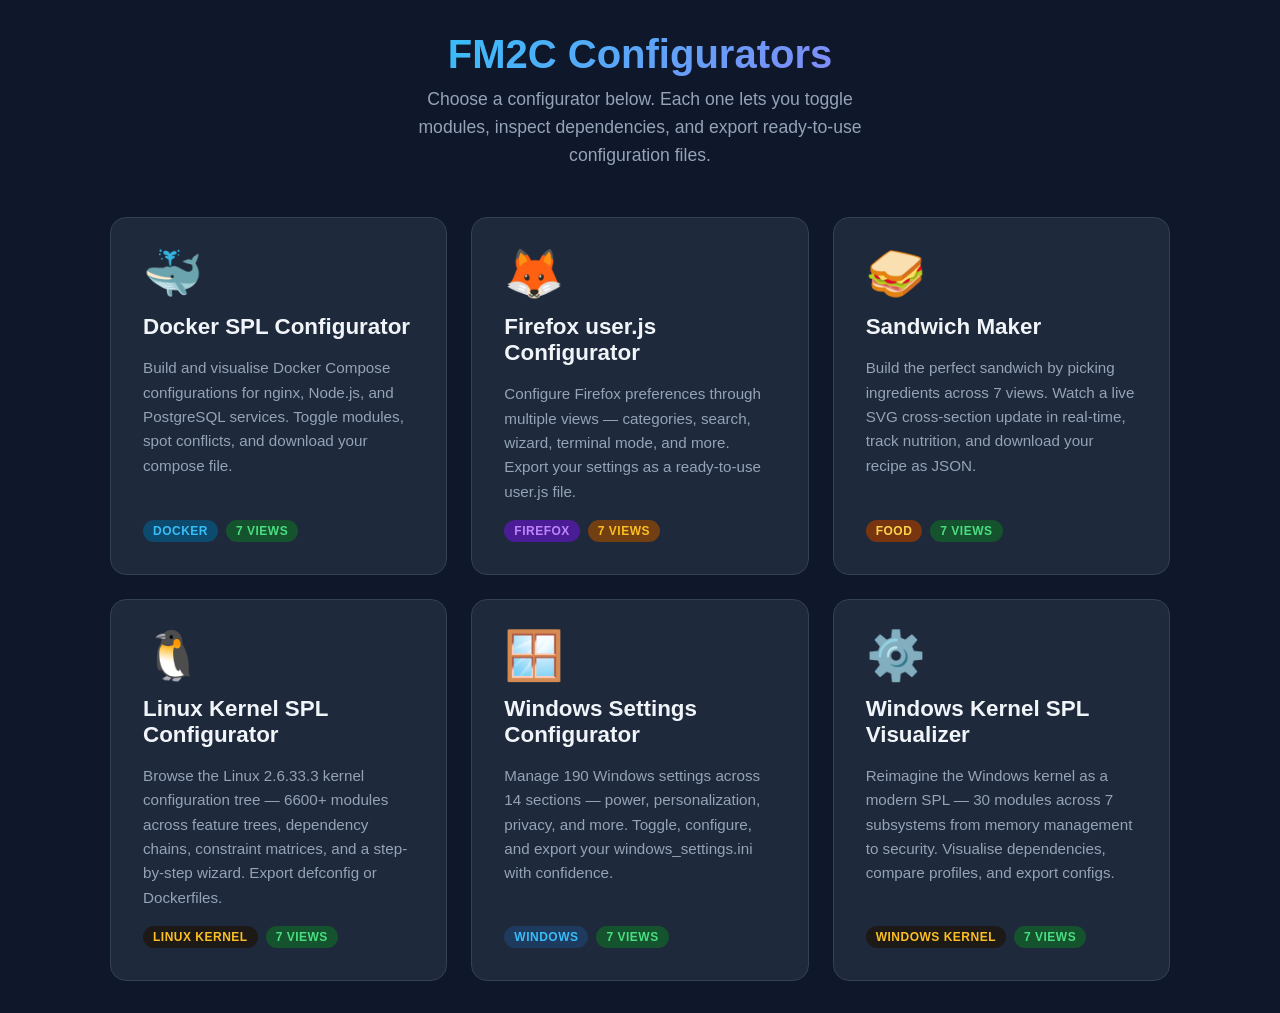
<file: index.html>
<!doctype html>
<html lang="en">
  <head>
    <meta charset="UTF-8" />
    <meta name="viewport" content="width=device-width, initial-scale=1.0" />
    <title>FM2C Configurators</title>
    <style>
      * { margin: 0; padding: 0; box-sizing: border-box; }

      body {
        font-family: -apple-system, BlinkMacSystemFont, 'Segoe UI', Roboto, sans-serif;
        background: #0f172a;
        color: #e2e8f0;
        min-height: 100vh;
        display: flex;
        flex-direction: column;
        align-items: center;
        justify-content: center;
        padding: 2rem;
      }

      h1 {
        font-size: 2.5rem;
        font-weight: 700;
        margin-bottom: 0.5rem;
        background: linear-gradient(135deg, #38bdf8, #818cf8);
        -webkit-background-clip: text;
        -webkit-text-fill-color: transparent;
        text-align: center;
      }

      .subtitle {
        color: #94a3b8;
        font-size: 1.1rem;
        margin-bottom: 3rem;
        text-align: center;
        max-width: 480px;
        line-height: 1.6;
      }

      .cards {
        display: grid;
        grid-template-columns: repeat(auto-fit, minmax(280px, 1fr));
        gap: 1.5rem;
        max-width: 1060px;
        width: 100%;
      }

      .card {
        background: #1e293b;
        border: 1px solid #334155;
        border-radius: 16px;
        padding: 2rem;
        text-decoration: none;
        color: inherit;
        transition: transform 0.2s, border-color 0.2s, box-shadow 0.2s;
        display: flex;
        flex-direction: column;
        gap: 1rem;
      }

      .card:hover {
        transform: translateY(-4px);
        border-color: #818cf8;
        box-shadow: 0 8px 32px rgba(129, 140, 248, 0.15);
      }

      .card-icon {
        font-size: 3rem;
        line-height: 1;
      }

      .card-title {
        font-size: 1.4rem;
        font-weight: 700;
        color: #f1f5f9;
      }

      .card-desc {
        font-size: 0.95rem;
        color: #94a3b8;
        line-height: 1.6;
      }

      .card-tags {
        display: flex;
        gap: 0.5rem;
        flex-wrap: wrap;
        margin-top: auto;
      }

      .tag {
        font-size: 0.75rem;
        padding: 4px 10px;
        border-radius: 999px;
        font-weight: 600;
        text-transform: uppercase;
        letter-spacing: 0.5px;
      }

      .tag.docker { background: #0c4a6e; color: #38bdf8; }
      .tag.firefox { background: #4a1d96; color: #c084fc; }
      .tag.sandwich { background: #78350f; color: #fcd34d; }
      .tag.kernel { background: #1c1917; color: #fbbf24; }
      .tag.windows { background: #1e3a5f; color: #38bdf8; }
      .tag.views { background: #14532d; color: #4ade80; }
      .tag.settings { background: #713f12; color: #fbbf24; }
    </style>
  </head>
  <body>
    <h1>FM2C Configurators</h1>
    <p class="subtitle">Choose a configurator below. Each one lets you toggle modules, inspect dependencies, and export ready-to-use configuration files.</p>

    <div class="cards">
      <a class="card" href="./docker/">
        <span class="card-icon">🐳</span>
        <span class="card-title">Docker SPL Configurator</span>
        <span class="card-desc">Build and visualise Docker Compose configurations for nginx, Node.js, and PostgreSQL services. Toggle modules, spot conflicts, and download your compose file.</span>
        <div class="card-tags">
          <span class="tag docker">Docker</span>
          <span class="tag views">7 Views</span>
        </div>
      </a>

      <a class="card" href="./firefox/">
        <span class="card-icon">🦊</span>
        <span class="card-title">Firefox user.js Configurator</span>
        <span class="card-desc">Configure Firefox preferences through multiple views — categories, search, wizard, terminal mode, and more. Export your settings as a ready-to-use user.js file.</span>
        <div class="card-tags">
          <span class="tag firefox">Firefox</span>
          <span class="tag settings">7 Views</span>
        </div>
      </a>

      <a class="card" href="./sandwich/">
        <span class="card-icon">🥪</span>
        <span class="card-title">Sandwich Maker</span>
        <span class="card-desc">Build the perfect sandwich by picking ingredients across 7 views. Watch a live SVG cross-section update in real-time, track nutrition, and download your recipe as JSON.</span>
        <div class="card-tags">
          <span class="tag sandwich">Food</span>
          <span class="tag views">7 Views</span>
        </div>
      </a>

      <a class="card" href="./linux-kernel/">
        <span class="card-icon">🐧</span>
        <span class="card-title">Linux Kernel SPL Configurator</span>
        <span class="card-desc">Browse the Linux 2.6.33.3 kernel configuration tree — 6600+ modules across feature trees, dependency chains, constraint matrices, and a step-by-step wizard. Export defconfig or Dockerfiles.</span>
        <div class="card-tags">
          <span class="tag kernel">Linux Kernel</span>
          <span class="tag views">7 Views</span>
        </div>
      </a>

      <a class="card" href="./windows-settings/">
        <span class="card-icon">🪟</span>
        <span class="card-title">Windows Settings Configurator</span>
        <span class="card-desc">Manage 190 Windows settings across 14 sections — power, personalization, privacy, and more. Toggle, configure, and export your windows_settings.ini with confidence.</span>
        <div class="card-tags">
          <span class="tag windows">Windows</span>
          <span class="tag views">7 Views</span>
        </div>
      </a>

      <a class="card" href="./windows-kernel/">
        <span class="card-icon">⚙️</span>
        <span class="card-title">Windows Kernel SPL Visualizer</span>
        <span class="card-desc">Reimagine the Windows kernel as a modern SPL — 30 modules across 7 subsystems from memory management to security. Visualise dependencies, compare profiles, and export configs.</span>
        <div class="card-tags">
          <span class="tag kernel">Windows Kernel</span>
          <span class="tag views">7 Views</span>
        </div>
      </a>
    </div>
  </body>
</html>
</file>
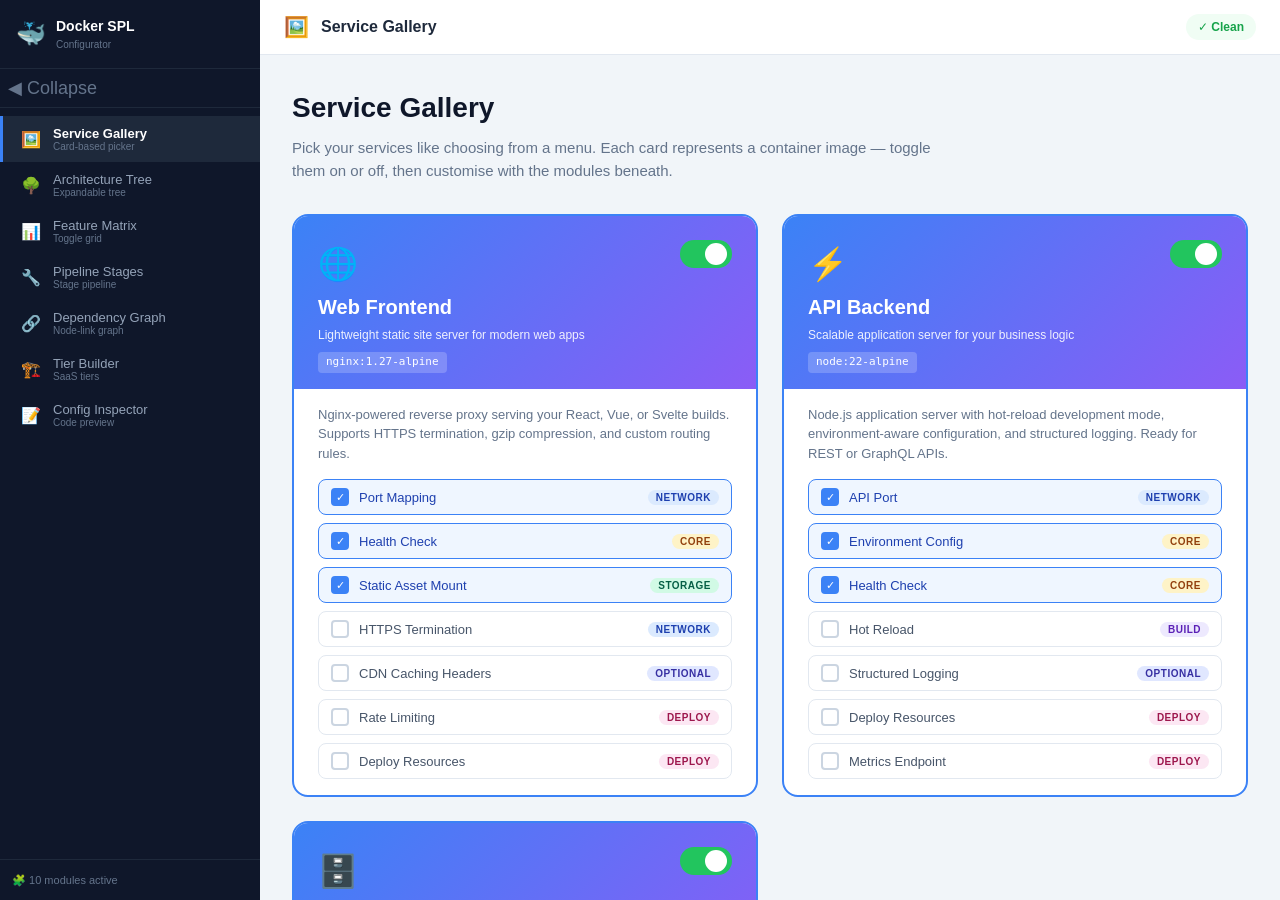
<file: docker/index.html>
<!doctype html>
<html lang="en">
  <head>
    <meta charset="UTF-8" />
    <link rel="icon" type="image/svg+xml" href="/docker/favicon.svg" />
    <meta name="viewport" content="width=device-width, initial-scale=1.0" />
    <title>Docker SPL Configurator</title>
    <script type="module" crossorigin src="/docker/assets/index-CQ7gnSyr.js"></script>
    <link rel="stylesheet" crossorigin href="/docker/assets/index-CWozCZ8o.css">
  </head>
  <body>
    <div id="root"></div>
  </body>
</html>
</file>
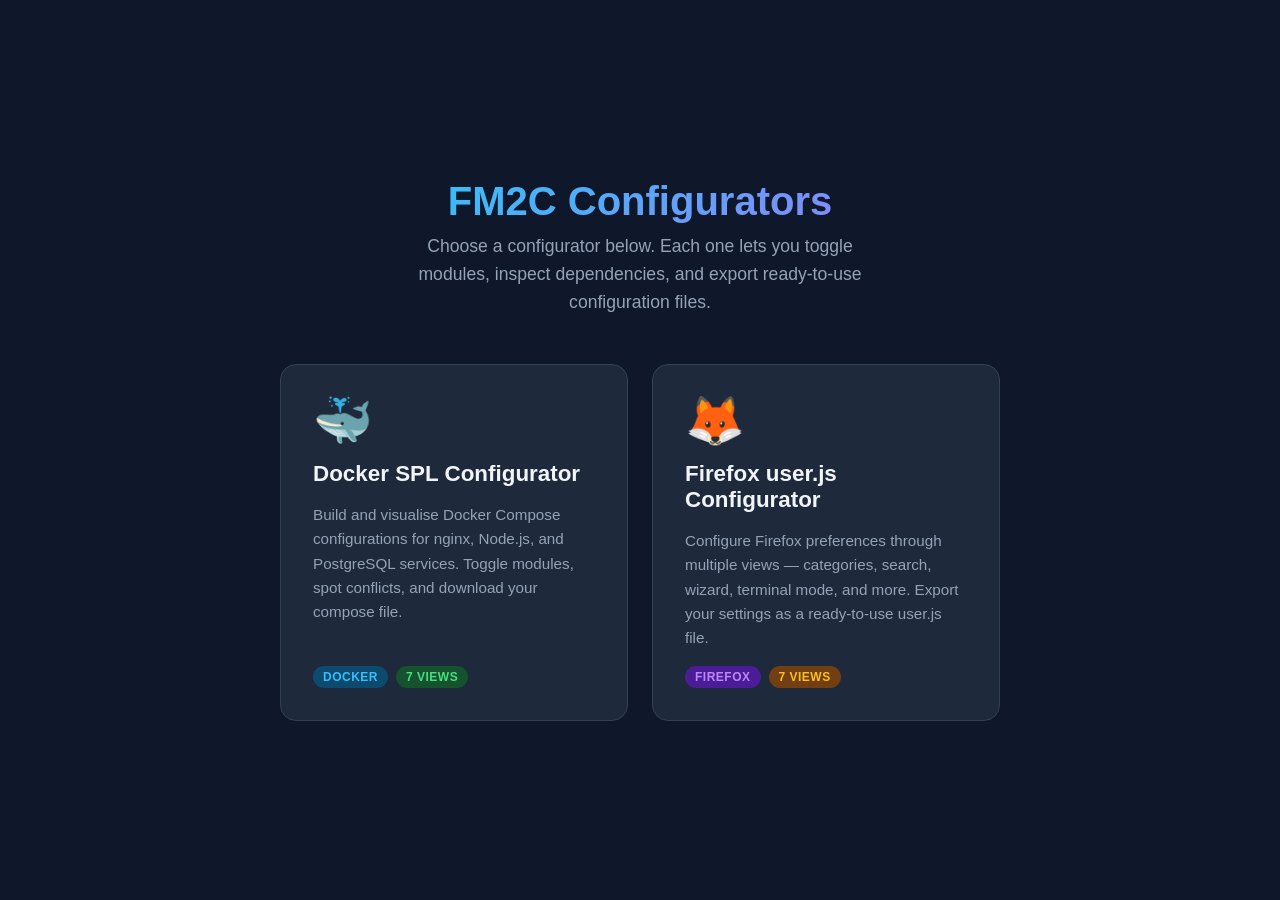
<file: docs/index.html>
<!doctype html>
<html lang="en">
  <head>
    <meta charset="UTF-8" />
    <meta name="viewport" content="width=device-width, initial-scale=1.0" />
    <title>FM2C Configurators</title>
    <style>
      * { margin: 0; padding: 0; box-sizing: border-box; }

      body {
        font-family: -apple-system, BlinkMacSystemFont, 'Segoe UI', Roboto, sans-serif;
        background: #0f172a;
        color: #e2e8f0;
        min-height: 100vh;
        display: flex;
        flex-direction: column;
        align-items: center;
        justify-content: center;
        padding: 2rem;
      }

      h1 {
        font-size: 2.5rem;
        font-weight: 700;
        margin-bottom: 0.5rem;
        background: linear-gradient(135deg, #38bdf8, #818cf8);
        -webkit-background-clip: text;
        -webkit-text-fill-color: transparent;
        text-align: center;
      }

      .subtitle {
        color: #94a3b8;
        font-size: 1.1rem;
        margin-bottom: 3rem;
        text-align: center;
        max-width: 480px;
        line-height: 1.6;
      }

      .cards {
        display: grid;
        grid-template-columns: repeat(auto-fit, minmax(280px, 1fr));
        gap: 1.5rem;
        max-width: 720px;
        width: 100%;
      }

      .card {
        background: #1e293b;
        border: 1px solid #334155;
        border-radius: 16px;
        padding: 2rem;
        text-decoration: none;
        color: inherit;
        transition: transform 0.2s, border-color 0.2s, box-shadow 0.2s;
        display: flex;
        flex-direction: column;
        gap: 1rem;
      }

      .card:hover {
        transform: translateY(-4px);
        border-color: #818cf8;
        box-shadow: 0 8px 32px rgba(129, 140, 248, 0.15);
      }

      .card-icon {
        font-size: 3rem;
        line-height: 1;
      }

      .card-title {
        font-size: 1.4rem;
        font-weight: 700;
        color: #f1f5f9;
      }

      .card-desc {
        font-size: 0.95rem;
        color: #94a3b8;
        line-height: 1.6;
      }

      .card-tags {
        display: flex;
        gap: 0.5rem;
        flex-wrap: wrap;
        margin-top: auto;
      }

      .tag {
        font-size: 0.75rem;
        padding: 4px 10px;
        border-radius: 999px;
        font-weight: 600;
        text-transform: uppercase;
        letter-spacing: 0.5px;
      }

      .tag.docker { background: #0c4a6e; color: #38bdf8; }
      .tag.firefox { background: #4a1d96; color: #c084fc; }
      .tag.views { background: #14532d; color: #4ade80; }
      .tag.settings { background: #713f12; color: #fbbf24; }
    </style>
  </head>
  <body>
    <h1>FM2C Configurators</h1>
    <p class="subtitle">Choose a configurator below. Each one lets you toggle modules, inspect dependencies, and export ready-to-use configuration files.</p>

    <div class="cards">
      <a class="card" href="/docker/">
        <span class="card-icon">🐳</span>
        <span class="card-title">Docker SPL Configurator</span>
        <span class="card-desc">Build and visualise Docker Compose configurations for nginx, Node.js, and PostgreSQL services. Toggle modules, spot conflicts, and download your compose file.</span>
        <div class="card-tags">
          <span class="tag docker">Docker</span>
          <span class="tag views">7 Views</span>
        </div>
      </a>

      <a class="card" href="/firefox/">
        <span class="card-icon">🦊</span>
        <span class="card-title">Firefox user.js Configurator</span>
        <span class="card-desc">Configure Firefox preferences through multiple views — categories, search, wizard, terminal mode, and more. Export your settings as a ready-to-use user.js file.</span>
        <div class="card-tags">
          <span class="tag firefox">Firefox</span>
          <span class="tag settings">7 Views</span>
        </div>
      </a>
    </div>
  </body>
</html>
</file>
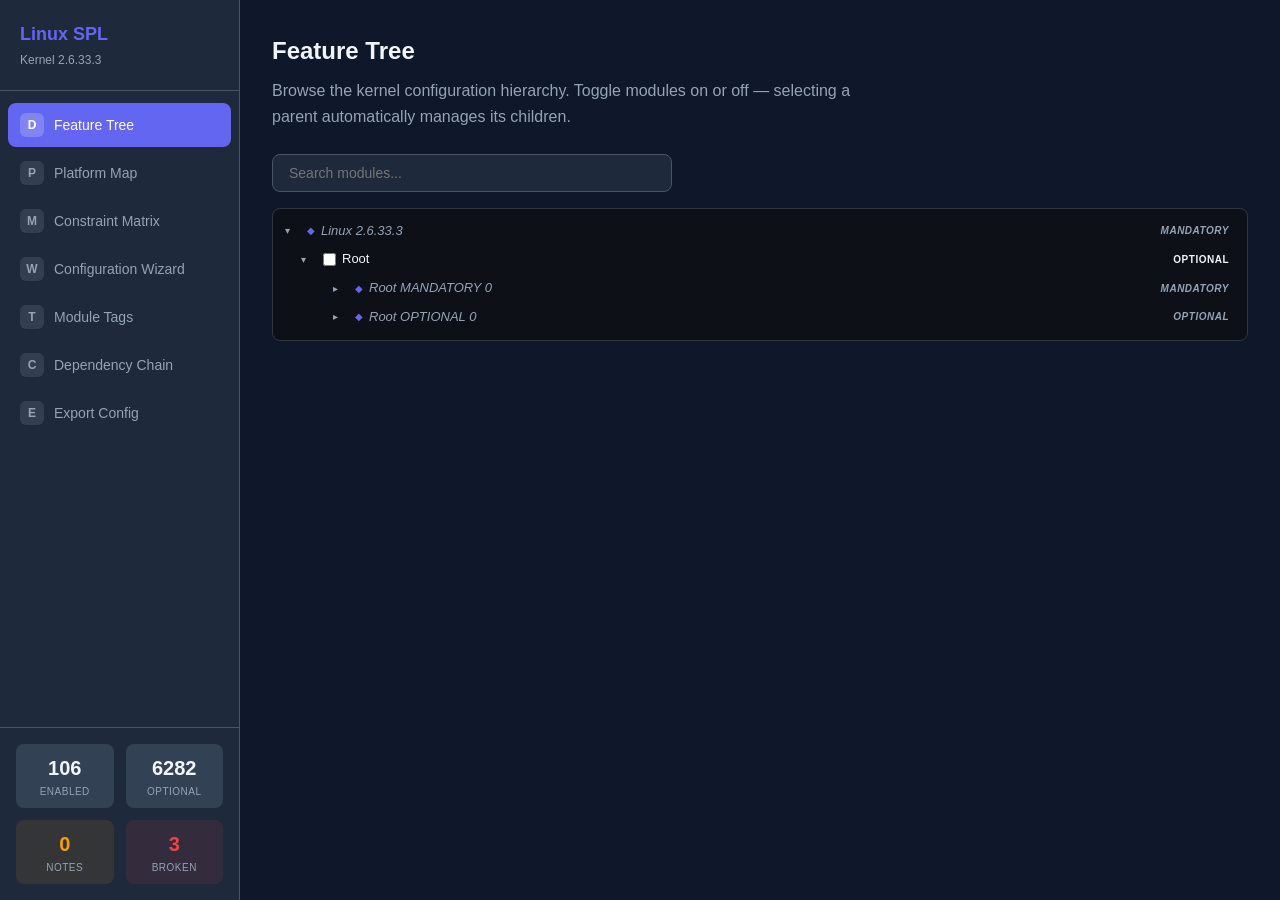
<file: linux-kernel/index.html>
<!doctype html>
<html lang="en">
  <head>
    <meta charset="UTF-8" />
    <link rel="icon" type="image/svg+xml" href="./favicon.svg" />
    <meta name="viewport" content="width=device-width, initial-scale=1.0" />
    <title>spl-visualizer</title>
    <script type="module" crossorigin src="./assets/index-B9pjSXh8.js"></script>
    <link rel="stylesheet" crossorigin href="./assets/index-Btx-gGAx.css">
  </head>
  <body>
    <div id="root"></div>
  </body>
</html>
</file>
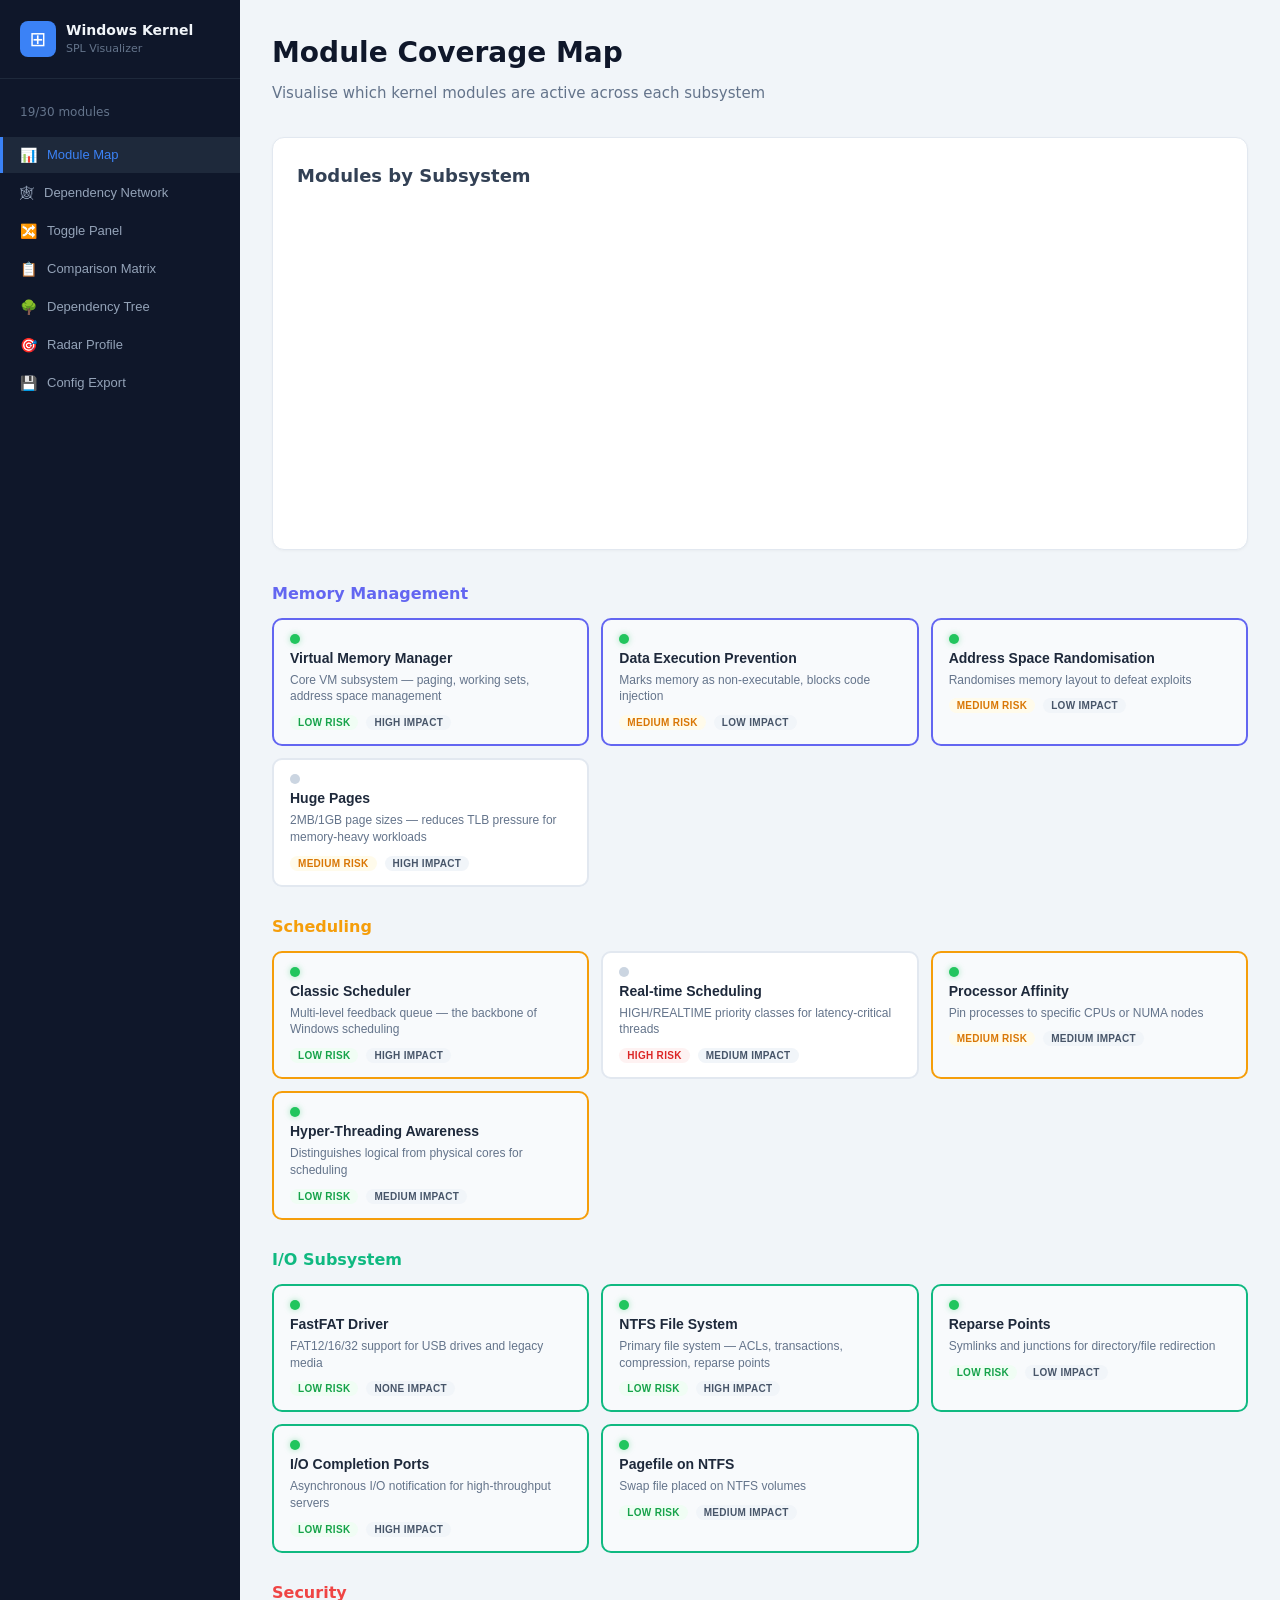
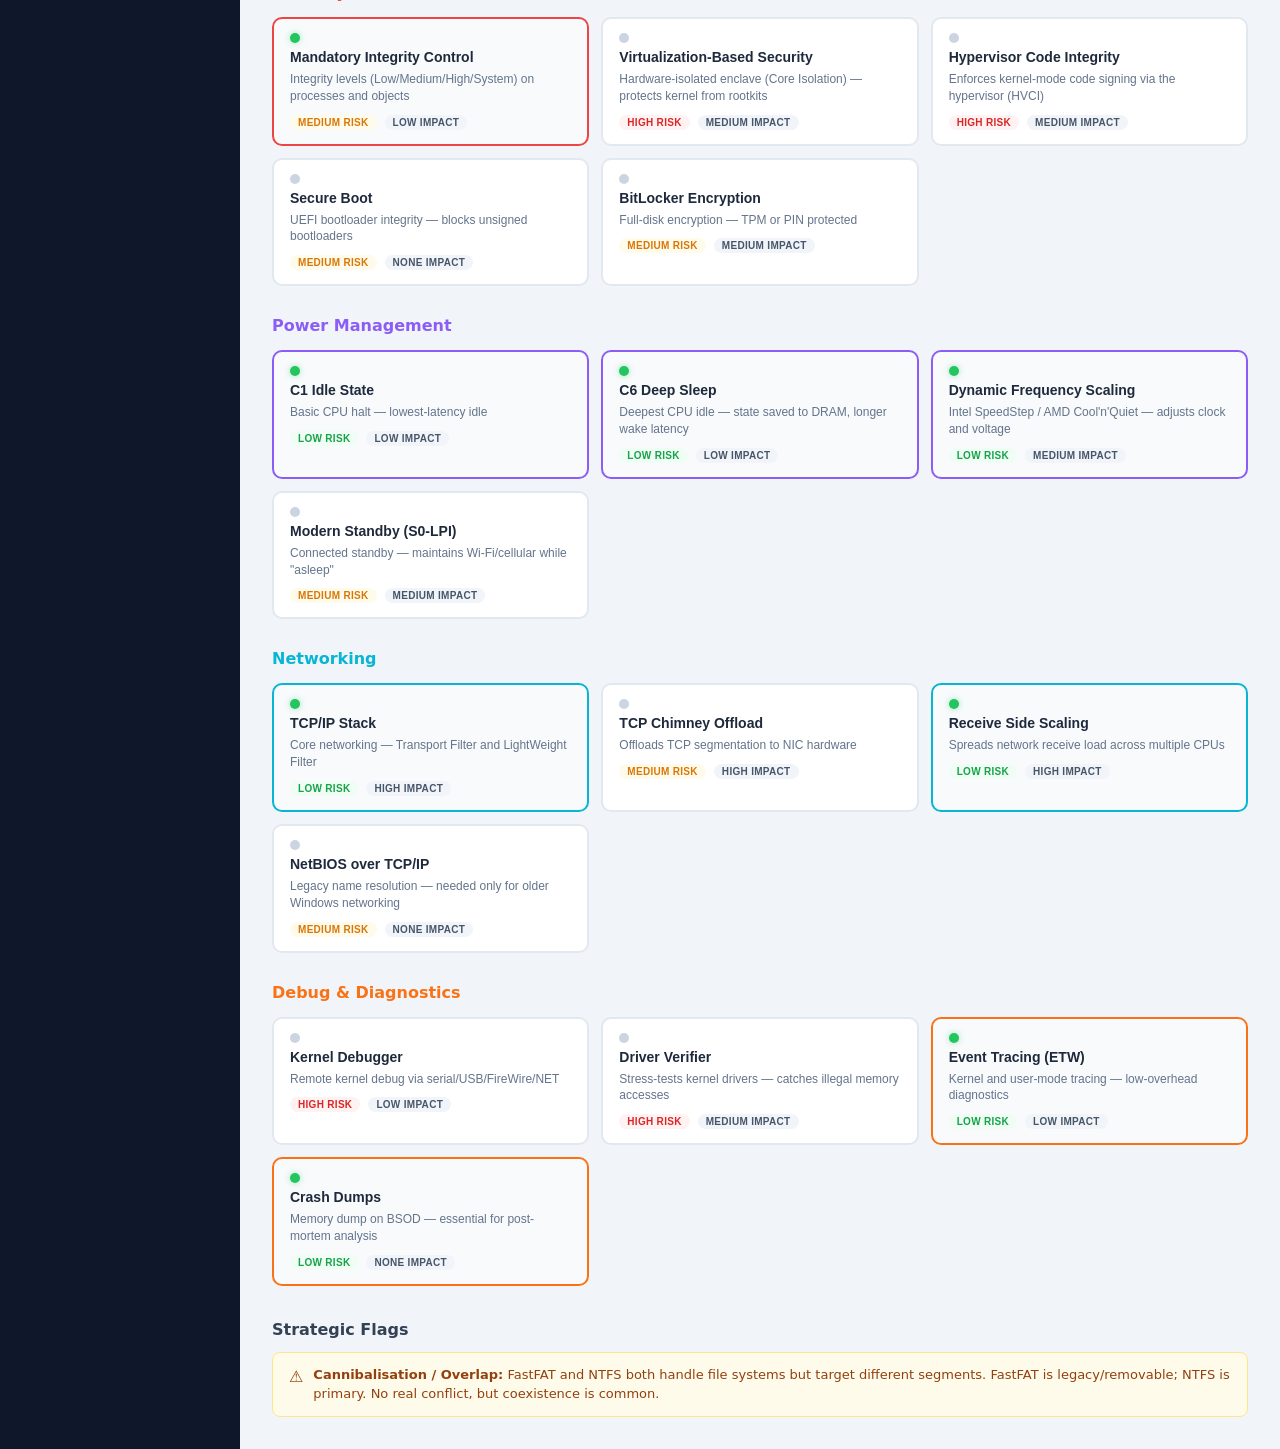
<file: windows-kernel/index.html>
<!doctype html>
<html lang="en">
  <head>
    <meta charset="UTF-8" />
    <link rel="icon" type="image/svg+xml" href="./favicon.svg" />
    <meta name="viewport" content="width=device-width, initial-scale=1.0" />
    <title>microsoft-windows</title>
    <script type="module" crossorigin src="./assets/index-CBHdt7ya.js"></script>
    <link rel="stylesheet" crossorigin href="./assets/index-C172gaU5.css">
  </head>
  <body>
    <div id="root"></div>
  </body>
</html>
</file>
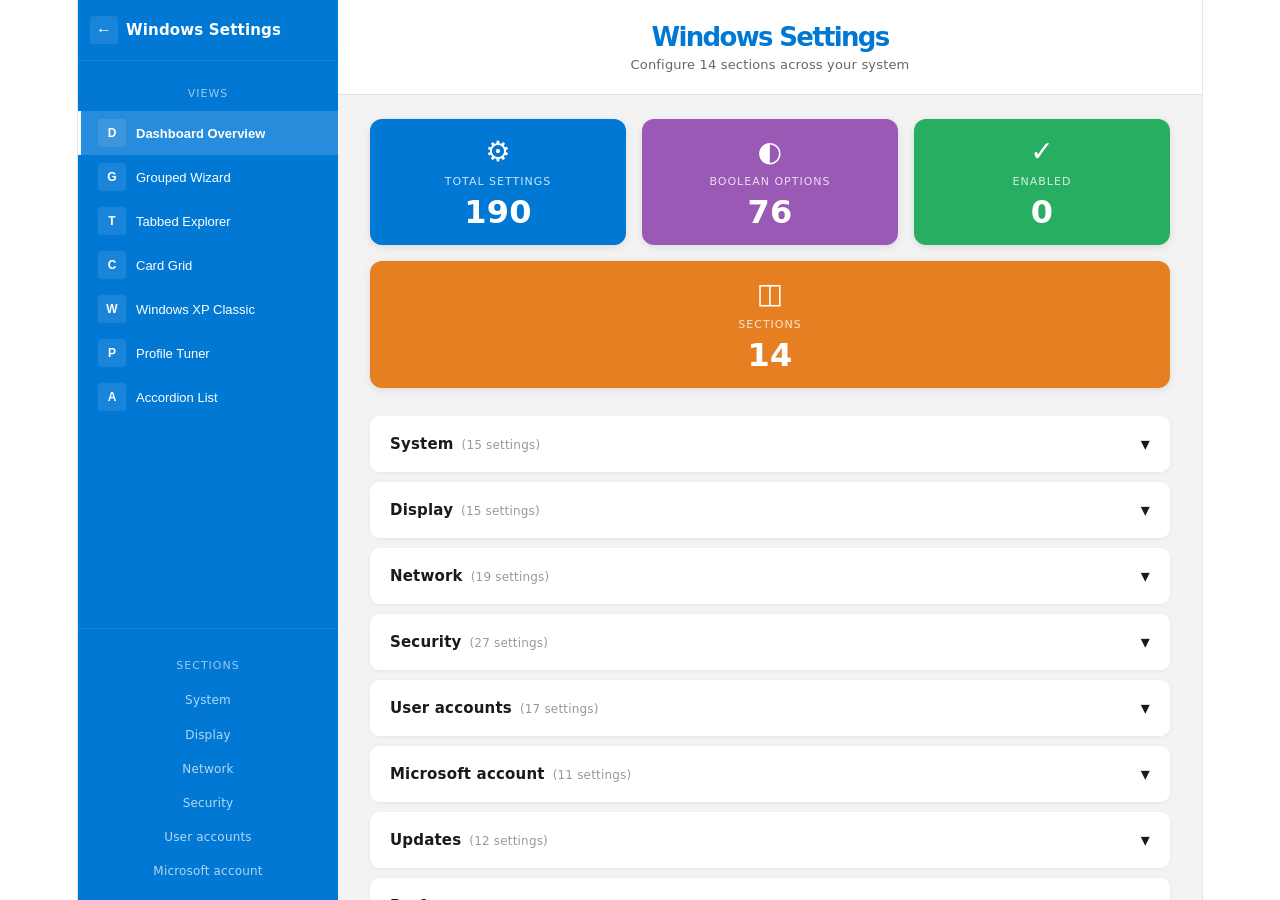
<file: windows-settings/index.html>
<!doctype html>
<html lang="en">
  <head>
    <meta charset="UTF-8" />
    <link rel="icon" type="image/svg+xml" href="./favicon.svg" />
    <meta name="viewport" content="width=device-width, initial-scale=1.0" />
    <title>windows-settings</title>
    <script type="module" crossorigin src="./assets/index-Py-0eLoU.js"></script>
    <link rel="stylesheet" crossorigin href="./assets/index-Di-CM9y3.css">
  </head>
  <body>
    <div id="root"></div>
  </body>
</html>
</file>
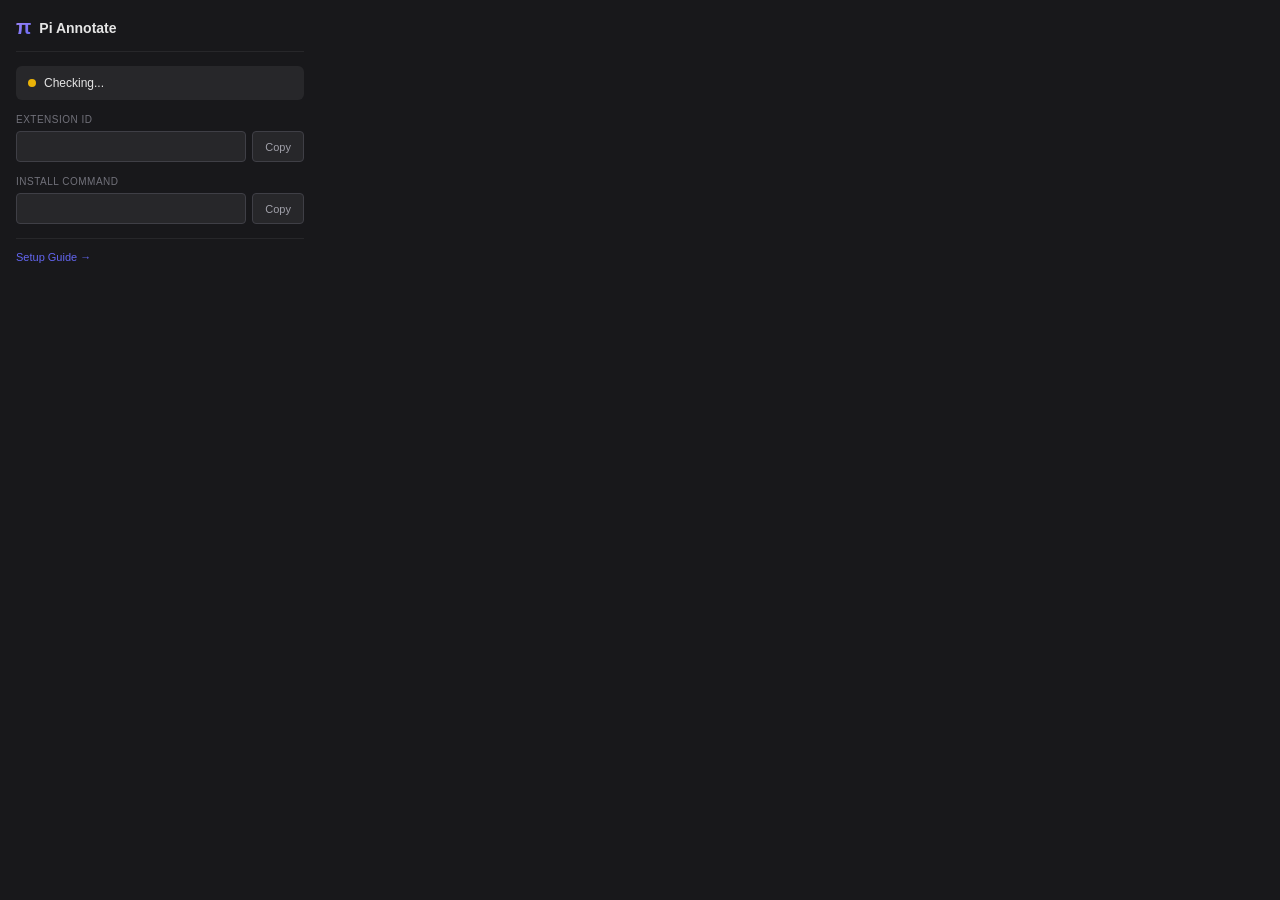
<file: agent/extensions/pi-annotate/chrome-extension/popup.html>
<!DOCTYPE html>
<html>
<head>
  <meta charset="UTF-8">
  <style>
    * { box-sizing: border-box; margin: 0; padding: 0; }
    body {
      width: 320px;
      font-family: -apple-system, BlinkMacSystemFont, "Segoe UI", Roboto, sans-serif;
      background: #18181b;
      color: #e5e5e5;
      padding: 16px;
    }
    .header {
      display: flex;
      align-items: center;
      gap: 8px;
      margin-bottom: 14px;
      padding-bottom: 12px;
      border-bottom: 1px solid #27272a;
    }
    .logo {
      font-size: 20px;
      font-weight: 700;
      background: linear-gradient(135deg, #a78bfa 0%, #6366f1 100%);
      -webkit-background-clip: text;
      -webkit-text-fill-color: transparent;
    }
    .title { font-size: 14px; font-weight: 600; }
    
    /* Status bar */
    .status-bar {
      display: flex;
      align-items: center;
      gap: 8px;
      padding: 10px 12px;
      background: #27272a;
      border-radius: 6px;
      margin-bottom: 14px;
    }
    .status-dot {
      width: 8px;
      height: 8px;
      border-radius: 50%;
      background: #ef4444;
      flex-shrink: 0;
    }
    .status-dot.connected { background: #22c55e; }
    .status-dot.checking { background: #eab308; animation: pulse 1s infinite; }
    .status-dot.trouble { background: #f97316; }
    @keyframes pulse { 50% { opacity: 0.5; } }
    .status-text { font-size: 12px; flex: 1; }
    
    /* Sections */
    .section { margin-bottom: 14px; }
    .label {
      font-size: 10px;
      color: #71717a;
      text-transform: uppercase;
      letter-spacing: 0.5px;
      margin-bottom: 6px;
    }
    .field {
      display: flex;
      gap: 6px;
    }
    .field input {
      flex: 1;
      background: #27272a;
      border: 1px solid #3f3f46;
      border-radius: 4px;
      color: #e5e5e5;
      font-family: ui-monospace, monospace;
      font-size: 11px;
      padding: 8px 10px;
      outline: none;
    }
    .field input:focus { border-color: #6366f1; }
    
    /* Buttons */
    .btn {
      background: #27272a;
      border: 1px solid #3f3f46;
      border-radius: 4px;
      color: #a1a1aa;
      font-size: 11px;
      padding: 8px 12px;
      cursor: pointer;
      transition: all 0.15s;
    }
    .btn:hover { background: #3f3f46; color: #e5e5e5; }
    .btn.copied { background: #22c55e; border-color: #22c55e; color: white; }
    .btn.primary {
      background: #6366f1;
      border-color: #6366f1;
      color: white;
      width: 100%;
      padding: 10px 16px;
      font-size: 13px;
      font-weight: 500;
    }
    .btn.primary:hover { background: #4f46e5; }
    
    /* Ready state */
    .ready-content {
      text-align: center;
      padding: 8px 0;
    }
    .ready-content .check {
      font-size: 32px;
      margin-bottom: 8px;
    }
    .ready-content p {
      font-size: 12px;
      color: #a1a1aa;
      margin-bottom: 14px;
    }
    .shortcut {
      display: inline-block;
      background: #27272a;
      border: 1px solid #3f3f46;
      border-radius: 4px;
      padding: 4px 8px;
      font-family: ui-monospace, monospace;
      font-size: 11px;
      color: #a1a1aa;
    }
    
    /* Trouble state */
    .trouble-box {
      background: #292524;
      border: 1px solid #44403c;
      border-radius: 4px;
      padding: 10px 12px;
      font-size: 11px;
      margin-bottom: 10px;
    }
    .trouble-box .title {
      color: #f97316;
      font-weight: 600;
      margin-bottom: 4px;
    }
    .trouble-box .detail {
      color: #a8a29e;
      font-family: ui-monospace, monospace;
      font-size: 10px;
      word-break: break-all;
    }
    .trouble-tips {
      font-size: 11px;
      color: #71717a;
      line-height: 1.6;
    }
    .trouble-tips li { margin-bottom: 4px; }
    
    /* Footer */
    .footer {
      font-size: 11px;
      color: #52525b;
      padding-top: 12px;
      border-top: 1px solid #27272a;
      margin-top: 4px;
    }
    .footer a {
      color: #6366f1;
      text-decoration: none;
    }
    .footer a:hover { text-decoration: underline; }
    
    .hidden { display: none !important; }
  </style>
</head>
<body>
  <div class="header">
    <span class="logo">π</span>
    <span class="title">Pi Annotate</span>
  </div>

  <div class="status-bar">
    <div class="status-dot checking" id="status-dot"></div>
    <span class="status-text" id="status-text">Checking...</span>
  </div>

  <!-- Ready State -->
  <div id="ready-section" class="hidden">
    <div class="ready-content">
      <div class="check">✓</div>
      <p>Ready to annotate! Use the button below or keyboard shortcut.</p>
      <div style="margin-bottom: 14px;">
        <span class="shortcut" id="shortcut-key"></span>
      </div>
      <button class="btn primary" id="start-btn">Start Annotation</button>
    </div>
  </div>

  <!-- Setup State -->
  <div id="setup-section">
    <div class="section">
      <div class="label">Extension ID</div>
      <div class="field">
        <input type="text" id="ext-id" readonly>
        <button class="btn" id="copy-id">Copy</button>
      </div>
    </div>

    <div class="section">
      <div class="label">Install Command</div>
      <div class="field">
        <input type="text" id="install-cmd" readonly>
        <button class="btn" id="copy-cmd">Copy</button>
      </div>
    </div>
  </div>

  <!-- Trouble State -->
  <div id="trouble-section" class="hidden">
    <div class="trouble-box">
      <div class="title">⚠ Connection Issue</div>
      <div class="detail" id="trouble-detail"></div>
    </div>
    <ul class="trouble-tips">
      <li>Re-run install command with correct ID</li>
      <li id="quit-tip">Fully quit Chrome and reopen</li>
      <li>Check that paths exist in install output</li>
    </ul>
    <div style="margin-top: 10px;">
      <button class="btn" id="retry-btn" style="width: 100%;">Retry Connection</button>
    </div>
  </div>

  <div class="footer">
    <a href="https://github.com/nicobailon/pi-annotate#quick-start" target="_blank">Setup Guide →</a>
  </div>

  <script src="popup.js"></script>
</body>
</html>
</file>
<file: docker/assets/index-CWozCZ8o.css>
:root{color:#1e293b;font-synthesis:none;text-rendering:optimizelegibility;-webkit-font-smoothing:antialiased;-moz-osx-font-smoothing:grayscale;background:#f1f5f9;font-family:Inter,-apple-system,BlinkMacSystemFont,Segoe UI,Roboto,sans-serif;font-weight:400;line-height:1.5}*{box-sizing:border-box;margin:0;padding:0}body{min-height:100vh;margin:0}#root{min-height:100vh}button:hover{opacity:.9}button:active{opacity:.8}input,select{font-family:inherit}pre{font-family:JetBrains Mono,Fira Code,Consolas,monospace}::-webkit-scrollbar{width:8px;height:8px}::-webkit-scrollbar-track{background:#f1f5f9}::-webkit-scrollbar-thumb{background:#cbd5e1;border-radius:4px}::-webkit-scrollbar-thumb:hover{background:#94a3b8}
</file>
<file: linux-kernel/assets/index-Btx-gGAx.css>
:root{color:#f1f5f9;font-synthesis:none;text-rendering:optimizelegibility;-webkit-font-smoothing:antialiased;-moz-osx-font-smoothing:grayscale;background-color:#0f172a;font-family:Inter,-apple-system,BlinkMacSystemFont,Segoe UI,sans-serif;font-weight:400;line-height:1.5}*{box-sizing:border-box;margin:0;padding:0}body{min-width:320px;min-height:100vh;margin:0;overflow:hidden}#root{height:100vh}*,:before,:after{box-sizing:border-box;margin:0;padding:0}:root{--bg:#0f172a;--bg-elevated:#1e293b;--bg-surface:#334155;--text:#f1f5f9;--text-muted:#94a3b8;--accent:#6366f1;--accent-hover:#818cf8;--success:#22c55e;--warning:#f59e0b;--error:#ef4444;--border:#475569;--radius:8px;--sidebar-width:240px}body{background:var(--bg);color:var(--text);font-family:Inter,-apple-system,BlinkMacSystemFont,Segoe UI,sans-serif;line-height:1.6;overflow:hidden}.app{height:100vh;display:flex}.sidebar{width:var(--sidebar-width);background:var(--bg-elevated);border-right:1px solid var(--border);flex-direction:column;flex-shrink:0;display:flex}.sidebar-header{border-bottom:1px solid var(--border);padding:20px}.sidebar-header h1{color:var(--accent);font-size:18px;font-weight:700}.sidebar-subtitle{color:var(--text-muted);margin-top:2px;font-size:12px}.sidebar-nav{flex-direction:column;flex:1;gap:4px;padding:12px 8px;display:flex;overflow-y:auto}.nav-item{border-radius:var(--radius);color:var(--text-muted);cursor:pointer;text-align:left;background:0 0;border:none;align-items:center;gap:10px;padding:10px 12px;font-size:14px;transition:all .15s;display:flex}.nav-item:hover{background:var(--bg-surface);color:var(--text)}.nav-item.active{background:var(--accent);color:#fff}.nav-icon{background:#ffffff1a;border-radius:6px;flex-shrink:0;justify-content:center;align-items:center;width:24px;height:24px;font-size:12px;font-weight:700;display:flex}.nav-item.active .nav-icon{background:#fff3}.sidebar-stats{border-top:1px solid var(--border);grid-template-columns:1fr 1fr;gap:12px;padding:16px;display:grid}.stat{border-radius:var(--radius);background:var(--bg-surface);flex-direction:column;align-items:center;padding:8px;display:flex}.stat.warning{background:#f59e0b1a}.stat.error{background:#ef44441a}.stat-value{font-size:20px;font-weight:700}.stat.warning .stat-value{color:var(--warning)}.stat.error .stat-value{color:var(--error)}.stat-label{color:var(--text-muted);text-transform:uppercase;letter-spacing:.5px;font-size:10px}.main-content{flex:1;padding:32px;overflow-y:auto}.view-header{margin-bottom:24px}.view-header h2{margin-bottom:8px;font-size:24px;font-weight:700}.view-header p{color:var(--text-muted);max-width:600px}.view-feature-tree{--tree-bg:#0d1117;--tree-border:#30363d;--tree-hover:#161b22;--tree-selected:#1f6feb22}.tree-search{margin-bottom:16px}.tree-search input{border:1px solid var(--border);border-radius:var(--radius);background:var(--bg-elevated);width:100%;max-width:400px;color:var(--text);outline:none;padding:10px 16px;font-size:14px}.tree-search input:focus{border-color:var(--accent)}.tree-container{background:var(--tree-bg);border:1px solid var(--tree-border);border-radius:var(--radius);max-height:calc(100vh - 200px);padding:8px 0;overflow-y:auto}.tree-node{font-size:13px}.tree-row{cursor:pointer;align-items:center;gap:6px;min-height:28px;padding:4px 12px;transition:background .1s;display:flex}.tree-row:hover{background:var(--tree-hover)}.tree-row.selected{background:var(--tree-selected)}.tree-row.abstract{color:var(--text-muted);font-style:italic}.tree-expand{width:16px;color:var(--text-muted);flex-shrink:0;font-size:10px}.tree-checkbox{accent-color:var(--accent);flex-shrink:0}.tree-group-icon{color:var(--accent);flex-shrink:0;font-size:10px}.tree-label{flex:1}.tree-badge{text-transform:uppercase;letter-spacing:.5px;border-radius:4px;padding:2px 6px;font-size:10px;font-weight:600}.tree-badge-mandatory{color:var(--success);background:#22c55e26}.tree-badge-optional{color:var(--accent);background:#6366f126}.tree-badge-alternative{color:var(--warning);background:#f59e0b26}.view-platform-map{--card-bg:#1a1a2e;--card-border:#2a2a4a}.platform-grid{grid-template-columns:repeat(auto-fill,minmax(300px,1fr));gap:16px;display:grid}.platform-card{background:var(--card-bg);border:1px solid var(--card-border);border-top:3px solid var(--accent);border-radius:12px;transition:transform .15s,box-shadow .15s;overflow:hidden}.platform-card:hover{transform:translateY(-2px);box-shadow:0 8px 24px #0000004d}.platform-card-header{border-bottom:1px solid var(--card-border);justify-content:space-between;align-items:center;padding:16px 20px;display:flex}.platform-card-header h3{font-size:15px;font-weight:600}.platform-count{color:var(--text-muted);background:var(--bg-surface);border-radius:10px;padding:2px 8px;font-size:12px}.platform-card-body{max-height:240px;padding:12px 20px;overflow-y:auto}.platform-toggle{cursor:pointer;align-items:center;gap:10px;padding:6px 0;font-size:13px;display:flex}.platform-toggle input{display:none}.toggle-track{background:var(--bg-surface);border-radius:10px;flex-shrink:0;width:36px;height:20px;transition:background .2s;position:relative}.toggle-thumb{background:#fff;border-radius:50%;width:16px;height:16px;transition:left .2s;position:absolute;top:2px;left:2px}.platform-toggle input:checked+.toggle-track{background:var(--accent)}.platform-toggle input:checked+.toggle-track .toggle-thumb{left:18px}.toggle-label{color:var(--text-muted);flex:1}.platform-more{text-align:center;color:var(--text-muted);padding:8px 0;font-size:12px;display:block}.platform-card-bar{background:var(--bg-surface);height:3px}.view-constraint-matrix{--matrix-bg:#0a0e17;--matrix-border:#1e2a3a}.matrix-stats{gap:16px;margin-bottom:24px;display:flex}.matrix-stat{border-radius:var(--radius);text-align:center;background:var(--matrix-bg);border:1px solid var(--matrix-border);flex:1;padding:20px}.matrix-stat.satisfied{border-left:3px solid var(--success)}.matrix-stat.unsatisfied{border-left:3px solid var(--error)}.matrix-stat.total{border-left:3px solid var(--accent)}.matrix-stat-value{font-family:JetBrains Mono,monospace;font-size:32px;font-weight:700;display:block}.matrix-stat.satisfied .matrix-stat-value{color:var(--success)}.matrix-stat.unsatisfied .matrix-stat-value{color:var(--error)}.matrix-stat.total .matrix-stat-value{color:var(--accent)}.matrix-stat-label{color:var(--text-muted);margin-top:4px;font-size:12px;display:block}.matrix-table-container{background:var(--matrix-bg);border:1px solid var(--matrix-border);border-radius:var(--radius);overflow:hidden}.matrix-table{border-collapse:collapse;width:100%;font-family:JetBrains Mono,monospace;font-size:13px}.matrix-table th{text-align:left;background:var(--bg-elevated);color:var(--text-muted);text-transform:uppercase;letter-spacing:.5px;border-bottom:1px solid var(--matrix-border);padding:12px 16px;font-size:11px;font-weight:600}.matrix-table td{border-bottom:1px solid var(--matrix-border);padding:10px 16px}.matrix-table tr:hover{background:var(--bg-surface)}.matrix-table tr.broken{background:#ef44440d}.module-name{color:var(--accent);font-weight:500}.status-dot{border-radius:50%;width:8px;height:8px;margin-right:6px;display:inline-block}.status-dot.ok{background:var(--success)}.status-dot.error{background:var(--error)}.broken-rules{margin-top:24px}.broken-rules h3{color:var(--error);margin-bottom:12px;font-size:16px}.broken-rules-list{flex-direction:column;gap:8px;display:flex}.broken-rule{border-radius:var(--radius);background:#ef444414;border:1px solid #ef444433;align-items:center;gap:8px;padding:10px 16px;font-family:JetBrains Mono,monospace;font-size:12px;display:flex}.broken-rule-condition{color:var(--text-muted)}.broken-rule-arrow{color:var(--error)}.broken-rule-result{color:var(--error);font-weight:600}.broken-rule-result.negated{text-decoration:line-through}.view-wizard{--wizard-bg:#fafbff;--wizard-text:#1a1a2e;--wizard-muted:#6b7280;--wizard-border:#e5e7eb}.wizard-steps{gap:8px;margin-bottom:32px;padding-bottom:8px;display:flex;overflow-x:auto}.wizard-step-btn{border:2px solid var(--border);background:var(--bg-elevated);color:var(--text-muted);cursor:pointer;white-space:nowrap;border-radius:24px;align-items:center;gap:8px;padding:10px 16px;font-size:13px;transition:all .15s;display:flex}.wizard-step-btn:hover{border-color:var(--accent)}.wizard-step-btn.active{border-color:var(--accent);background:var(--accent);color:#fff}.wizard-step-btn.done{border-color:var(--success);color:var(--success)}.wizard-step-num{background:#ffffff26;border-radius:50%;justify-content:center;align-items:center;width:24px;height:24px;font-size:12px;font-weight:700;display:flex}.wizard-content{background:var(--bg-elevated);border:1px solid var(--border);border-radius:12px;padding:32px}.wizard-content h3{margin-bottom:8px;font-size:20px}.wizard-content>p{color:var(--text-muted);margin-bottom:24px}.wizard-options{flex-direction:column;gap:8px;display:flex}.wizard-option{border:1px solid var(--border);border-radius:var(--radius);cursor:pointer;align-items:flex-start;gap:12px;padding:16px;transition:all .15s;display:flex}.wizard-option:hover{border-color:var(--accent);background:#6366f10d}.wizard-option input[type=checkbox]{width:20px;height:20px;accent-color:var(--accent);flex-shrink:0;margin-top:2px}.wizard-option-content{flex:1}.wizard-option-label{margin-bottom:4px;font-weight:600;display:block}.wizard-option-desc{color:var(--text-muted);font-size:13px;display:block}.wizard-nav{border-top:1px solid var(--border);justify-content:space-between;margin-top:24px;padding-top:24px;display:flex}.wizard-btn{border:1px solid var(--border);border-radius:var(--radius);background:var(--bg-surface);color:var(--text);cursor:pointer;padding:10px 24px;font-size:14px;transition:all .15s}.wizard-btn:hover:not(:disabled){border-color:var(--accent)}.wizard-btn:disabled{opacity:.4;cursor:not-allowed}.wizard-btn.next{background:var(--accent);border-color:var(--accent)}.wizard-btn.next:hover:not(:disabled){background:var(--accent-hover)}.view-tag-cloud{--tag-bg:#0f172a}.tag-filters{flex-wrap:wrap;gap:8px;margin-bottom:24px;display:flex}.tag-filter{border:1px solid var(--border);background:var(--bg-elevated);color:var(--text-muted);cursor:pointer;border-radius:20px;padding:6px 14px;font-size:12px;transition:all .15s}.tag-filter:hover{border-color:var(--accent);color:var(--text)}.tag-filter.active{background:var(--accent);border-color:var(--accent);color:#fff}.tag-cloud{background:var(--tag-bg);border:1px solid var(--border);border-radius:12px;flex-wrap:wrap;justify-content:center;align-items:center;gap:12px;min-height:400px;padding:32px;display:flex}.tag{color:var(--text-muted);cursor:pointer;background:0 0;border:none;border-radius:4px;padding:4px 8px;font-family:inherit;transition:all .2s}.tag:hover{color:var(--text);background:#6366f11a}.tag.selected{color:var(--accent);text-shadow:0 0 20px #6366f14d;font-weight:700}.tag-legend{color:var(--text-muted);align-items:center;gap:16px;margin-top:16px;font-size:13px;display:flex}.tag-legend-item{align-items:center;gap:6px;display:flex}.tag-legend-dot{background:var(--text-muted);border-radius:50%;width:10px;height:10px}.tag-legend-dot.selected{background:var(--accent);box-shadow:0 0 8px #6366f180}.tag-legend-count{margin-left:auto}.view-dep-chain{--chain-bg:#0c1222;--chain-border:#1a2744}.dep-chains{flex-direction:column;gap:24px;display:flex}.dep-chain{background:var(--chain-bg);border:1px solid var(--chain-border);border-radius:12px;padding:20px}.dep-chain-label{color:var(--text-muted);margin-bottom:16px;font-size:14px;font-weight:600}.dep-chain-nodes{flex-wrap:wrap;align-items:center;gap:4px;display:flex}.dep-chain-node-container{align-items:center;display:flex}.dep-chain-node{white-space:nowrap;border-radius:6px;padding:8px 16px;font-family:JetBrains Mono,monospace;font-size:12px;font-weight:500}.dep-chain-node.enabled{color:var(--success);background:#22c55e26;border:1px solid #22c55e4d}.dep-chain-node.disabled{color:var(--text-muted);background:#64748b1a;border:1px solid #64748b33}.dep-chain-arrow{color:var(--accent);margin:0 4px;font-size:18px}.dep-empty{text-align:center;color:var(--text-muted);padding:60px}.view-export{--export-bg:#1a1f2e;--export-border:#2d3748}.export-summary{grid-template-columns:repeat(4,1fr);gap:16px;margin-bottom:32px;display:grid}.export-stat{background:var(--bg-elevated);border:1px solid var(--border);border-radius:var(--radius);text-align:center;padding:20px}.export-stat-value{color:var(--accent);font-size:28px;font-weight:700;display:block}.export-stat-label{color:var(--text-muted);margin-top:4px;font-size:12px;display:block}.export-conflicts{margin-bottom:24px}.export-conflicts h3{margin-bottom:12px;font-size:16px}.export-conflict{border-radius:var(--radius);border-left:3px solid;margin-bottom:8px;padding:16px}.export-conflict.warning{border-color:var(--warning);background:#f59e0b14}.export-conflict.info{border-color:var(--accent);background:#6366f114}.export-conflict.suggestion{border-color:var(--success);background:#22c55e14}.export-conflict strong{margin-bottom:4px;display:block}.export-conflict p{color:var(--text-muted);font-size:13px}.export-format{gap:8px;margin-bottom:16px;display:flex}.export-format button{border:1px solid var(--border);border-radius:var(--radius);background:var(--bg-elevated);color:var(--text-muted);cursor:pointer;padding:8px 20px;font-size:13px;transition:all .15s}.export-format button:hover{border-color:var(--accent)}.export-format button.active{background:var(--accent);border-color:var(--accent);color:#fff}.export-output{background:var(--export-bg);border:1px solid var(--export-border);border-radius:var(--radius);overflow:hidden}.export-output pre{max-height:400px;color:var(--text-muted);white-space:pre;padding:20px;font-family:JetBrains Mono,monospace;font-size:12px;line-height:1.7;overflow:auto}::-webkit-scrollbar{width:8px;height:8px}::-webkit-scrollbar-track{background:0 0}::-webkit-scrollbar-thumb{background:var(--bg-surface);border-radius:4px}::-webkit-scrollbar-thumb:hover{background:var(--border)}
</file>
<file: windows-kernel/assets/index-C172gaU5.css>
:root{color:#1e293b;font-synthesis:none;text-rendering:optimizelegibility;-webkit-font-smoothing:antialiased;-moz-osx-font-smoothing:grayscale;background:#f8fafc;font-family:Segoe UI,system-ui,-apple-system,sans-serif;font-weight:400;line-height:1.5}*{box-sizing:border-box;margin:0;padding:0}body{min-height:100vh;margin:0}#root{min-height:100vh}code{background:#f1f5f9;border-radius:3px;padding:1px 5px;font-family:Consolas,SF Mono,Courier New,monospace;font-size:.9em}.view1{max-width:1400px;margin:0 auto;padding:32px;font-family:Segoe UI,system-ui,-apple-system,sans-serif}.view1-header h1{color:#0f172a;margin:0 0 8px;font-size:28px;font-weight:700}.view1-subtitle{color:#64748b;margin:0 0 32px;font-size:15px}.view1-layout{flex-direction:column;gap:32px;display:flex}.view1-chart{background:#fff;border:1px solid #e2e8f0;border-radius:12px;padding:24px;box-shadow:0 1px 3px #0000000a}.view1-chart h2{color:#334155;margin:0 0 16px;font-size:18px}.view1-modules{flex-direction:column;gap:28px;display:flex}.view1-category h3{margin:0 0 12px;font-size:16px;font-weight:600}.view1-card-grid{grid-template-columns:repeat(auto-fill,minmax(300px,1fr));gap:12px;display:grid}.view1-card{cursor:pointer;text-align:left;background:#fff;border:2px solid #e2e8f0;border-radius:10px;flex-direction:column;gap:6px;width:100%;padding:14px 16px;transition:all .15s;display:flex}.view1-card:hover{border-color:#94a3b8;box-shadow:0 4px 12px #0000000f}.view1-card.active{background:#f8fafc}.view1-card-status{background:#cbd5e1;border-radius:50%;align-self:flex-start;width:10px;height:10px;transition:background .15s}.view1-card.active .view1-card-status{background:#22c55e;box-shadow:0 0 6px #22c55e66}.view1-card-name{color:#1e293b;font-size:14px;font-weight:600}.view1-card-helper{color:#64748b;font-size:12px;line-height:1.4}.view1-card-meta{gap:8px;margin-top:4px;display:flex}.view1-risk,.view1-perf{text-transform:uppercase;letter-spacing:.03em;border-radius:999px;padding:2px 8px;font-size:10px;font-weight:600}.view1-perf{color:#475569;background:#f1f5f9}.view1-warnings{flex-direction:column;gap:10px;display:flex}.view1-warnings h3{color:#334155;margin:0;font-size:16px}.view1-warning{border-radius:8px;align-items:flex-start;gap:10px;padding:12px 16px;font-size:13px;line-height:1.5;display:flex}.view1-warning--conflict{color:#92400e;background:#fffbeb;border:1px solid #fde68a}.view1-warning--dep{color:#1e40af;background:#eff6ff;border:1px solid #bfdbfe}.view1-warning-icon{flex-shrink:0;font-size:16px}.view2{max-width:1400px;margin:0 auto;padding:32px;font-family:Segoe UI,system-ui,-apple-system,sans-serif}.view2-header h1{color:#0f172a;margin:0 0 8px;font-size:28px;font-weight:700}.view2-subtitle{color:#64748b;margin:0 0 24px;font-size:15px}.view2-body{background:#0f172a;border-radius:12px;position:relative;overflow:hidden}.view2-body svg{display:block}.view2-conflicts{flex-direction:column;gap:8px;padding:16px;display:flex}.view2-conflict-card{color:#92400e;background:#fef3c7;border-radius:8px;gap:10px;padding:12px 16px;font-size:13px;line-height:1.5;display:flex}.view2-conflict-icon{font-size:16px}.view3{max-width:1000px;margin:0 auto;padding:32px;font-family:Inter,Segoe UI,system-ui,sans-serif}.view3-header{margin-bottom:32px}.view3-header h1{color:#111827;letter-spacing:-.02em;margin:0 0 6px;font-size:28px;font-weight:800}.view3-subtitle{color:#6b7280;margin:0 0 12px;font-size:14px}.view3-counter{color:#374151;background:#f3f4f6;border-radius:999px;padding:4px 12px;font-size:12px;font-weight:600;display:inline-block}.view3-grid{flex-direction:column;gap:24px;display:flex}.view3-section{background:#fff;border-top:3px solid;border-radius:12px;padding:20px 24px;box-shadow:0 1px 3px #0000000f}.view3-section h2{text-transform:uppercase;letter-spacing:.05em;margin:0 0 16px;font-size:15px;font-weight:700}.view3-toggles{flex-direction:column;gap:2px;display:flex}.view3-row{cursor:pointer;border:1px solid #0000;border-radius:8px;justify-content:space-between;align-items:center;padding:12px 16px;transition:background .15s;display:flex}.view3-row-info{flex:1;margin-right:16px}.view3-row-name{color:#111827;font-size:14px;font-weight:600}.view3-row-desc{color:#6b7280;margin-top:2px;font-size:12px}.toggle-track{cursor:pointer;background:#f9fafb;border:2px solid #d1d5db;border-radius:13px;flex-shrink:0;width:48px;height:26px;padding:0;transition:border-color .2s;position:relative}.toggle-thumb{border-radius:50%;width:18px;height:18px;transition:background-color .2s;position:absolute;top:2px;left:2px}.view3-alerts{flex-direction:column;gap:8px;margin-top:24px;display:flex}.view3-alert{color:#92400e;background:#fffbeb;border:1px solid #fde68a;border-radius:8px;padding:12px 16px;font-size:13px;line-height:1.5}.view4{max-width:1400px;margin:0 auto;padding:32px;font-family:Consolas,SF Mono,Courier New,monospace}.view4-header h1{color:#0f172a;margin:0 0 8px;font-size:28px;font-weight:700}.view4-subtitle{color:#64748b;margin:0 0 24px;font-family:Segoe UI,system-ui,sans-serif;font-size:14px}.view4-table-wrap{background:#0f172a;border:1px solid #e2e8f0;border-radius:10px;overflow-x:auto}.view4-table{border-collapse:collapse;width:100%;font-size:12px}.view4-table thead th{text-align:center;color:#e2e8f0;text-transform:uppercase;letter-spacing:.06em;white-space:nowrap;border-bottom:1px solid #1e293b;padding:12px 14px;font-size:11px;font-weight:600}.view4-sticky-col{z-index:2;background:#0f172a;min-width:220px;position:sticky;left:0}.view4-table thead .view4-sticky-col{background:#0f172a}.view4-table tbody td{text-align:center;vertical-align:middle;border-bottom:1px solid #1e293b;padding:8px 10px}.view4-table tbody tr.view4-row-active .view4-sticky-col{background:#1e293b}.view4-mod-name{color:#e2e8f0;font-family:Segoe UI,system-ui,sans-serif;text-align:left!important}.view4-mod-cat{color:#64748b;margin-top:2px;font-family:Segoe UI,system-ui,sans-serif;font-size:10px;font-weight:400;display:block}.view4-cell{cursor:pointer;border:none;border-radius:6px;width:32px;height:28px;font-size:14px;font-weight:700;transition:all .15s}.view4-cell.on{color:#fff;background:#22c55e}.view4-cell.off{color:#475569;background:#1e293b}.view4-cell:hover{transform:scale(1.15)}.view4-badge{border-radius:50%;justify-content:center;align-items:center;width:24px;height:24px;font-size:12px;font-weight:700;display:inline-flex}.view4-badge.rec{color:#60a5fa;background:#3b82f620}.view4-badge:not(.rec){color:#334155}.view5{max-width:900px;margin:0 auto;padding:32px;font-family:Segoe UI,system-ui,-apple-system,sans-serif}.view5-header h1{color:#0f172a;margin:0 0 8px;font-size:28px;font-weight:700}.view5-subtitle{color:#64748b;margin:0 0 28px;font-size:14px}.view5-tree{flex-direction:column;gap:8px;display:flex}.view5-branch{border:1px solid #e2e8f0;border-radius:8px;overflow:hidden}.view5-branch-header{cursor:pointer;text-align:left;color:#1e293b;background:#f8fafc;border:none;border-left:4px solid;align-items:center;gap:10px;width:100%;padding:14px 18px;font-size:14px;font-weight:600;display:flex}.view5-branch-header:hover{background:#f1f5f9}.view5-arrow{color:#94a3b8;font-size:10px}.view5-branch-title{flex:1}.view5-branch-count{font-size:12px;font-weight:700}.view5-children{flex-direction:column;gap:4px;padding:8px 16px 16px;display:flex}.view5-node{flex-direction:column;display:flex}.view5-node-line{opacity:.3;border-top:2px solid;border-left:2px solid;width:24px;height:0}.view5-node-btn{cursor:pointer;text-align:left;border:1px solid #0000;border-radius:6px;align-items:center;gap:10px;width:100%;margin-left:20px;padding:10px 14px;transition:all .12s;display:flex}.view5-node-btn:hover,.view5-node-btn.active{border-color:#e2e8f0}.view5-node-dot{border-radius:50%;flex-shrink:0;width:10px;height:10px}.view5-node-label{color:#1e293b;font-size:13px;font-weight:500}.view5-node-meta{color:#94a3b8;white-space:nowrap;margin-left:auto;font-size:11px}.view5-deps{flex-direction:column;gap:2px;margin-left:36px;padding-top:4px;display:flex}.view5-dep{align-items:center;gap:6px;font-size:11px;display:flex}.view5-dep-arrow{color:#94a3b8;font-family:monospace}.view5-dep-label.met{color:#16a34a}.view5-dep-label.unmet{color:#dc2626}.view6{max-width:1400px;margin:0 auto;padding:32px;font-family:Segoe UI,system-ui,-apple-system,sans-serif}.view6-header h1{color:#e2e8f0;margin:0 0 8px;font-size:28px;font-weight:700}.view6-subtitle{color:#64748b;margin:0 0 28px;font-size:14px}.view6-grid{grid-template-columns:1fr 1fr;gap:20px;display:grid}.view6-card{background:#1e293b;border:1px solid #334155;border-radius:12px;padding:24px}.view6-card h3{color:#94a3b8;text-transform:uppercase;letter-spacing:.06em;margin:0 0 16px;font-size:14px;font-weight:600}.view6-card--wide{grid-column:1/-1}.view6-toggles{flex-wrap:wrap;gap:8px;display:flex}.view6-chip{color:#94a3b8;cursor:pointer;background:#334155;border:1px solid #475569;border-radius:999px;align-items:center;gap:6px;padding:8px 14px;font-size:12px;font-weight:500;transition:all .15s;display:inline-flex}.view6-chip:hover{border-color:#64748b}.view6-chip.on{color:#bbf7d0;background:#22c55e20;border-color:#22c55e}.view6-chip-dot{border-radius:50%;width:6px;height:6px}.view7{max-width:1400px;margin:0 auto;padding:32px;font-family:Consolas,SF Mono,Courier New,monospace}.view7-header h1{color:#e2e8f0;margin:0 0 8px;font-family:Consolas,monospace;font-size:28px;font-weight:700}.view7-subtitle{color:#64748b;margin:0 0 28px;font-size:14px}.view7-layout{flex-direction:column;gap:24px;display:flex}.view7-segments h3{color:#94a3b8;text-transform:uppercase;letter-spacing:.06em;margin:0 0 12px;font-size:14px}.view7-segments{flex-wrap:wrap;gap:12px;display:flex}.view7-seg-card{cursor:pointer;text-align:left;background:#1e293b;border:1px solid #334155;border-radius:10px;min-width:180px;padding:16px 20px;transition:all .15s}.view7-seg-card:hover{background:#334155;border-color:#64748b}.view7-seg-card.active{background:#22c55e10;border-color:#22c55e}.view7-seg-name{color:#e2e8f0;margin-bottom:4px;font-size:14px;font-weight:600}.view7-seg-desc{color:#64748b;margin-bottom:8px;font-size:12px}.view7-seg-count{color:#94a3b8;font-size:11px}.view7-config{background:#0c0a1a;border:1px solid #1e1b4b;border-radius:10px;overflow:hidden}.view7-config-header{background:#1e1b4b;justify-content:space-between;align-items:center;padding:12px 16px;display:flex}.view7-config-header h3{color:#a5b4fc;margin:0;font-size:13px}.view7-download{color:#fff;cursor:pointer;background:#22c55e;border:none;border-radius:6px;padding:6px 14px;font-family:Consolas,monospace;font-size:12px;font-weight:600}.view7-download:hover{background:#16a34a}.view7-terminal{color:#a5b4fc;white-space:pre;max-height:500px;margin:0;padding:16px;font-family:Consolas,SF Mono,monospace;font-size:12px;line-height:1.6;overflow:auto}.view7-warnings h3{color:#94a3b8;margin:0 0 10px;font-size:14px}.view7-warning{color:#fbbf24;background:#fef3c720;border:1px solid #fde68a40;border-radius:6px;gap:10px;padding:10px 14px;font-size:12px;line-height:1.5;display:flex}.view7-warn-type{flex-shrink:0;font-weight:700}.view7-modules h3{color:#94a3b8;margin:0 0 12px;font-size:14px}.view7-mod-grid{grid-template-columns:repeat(auto-fill,minmax(220px,1fr));gap:8px;display:grid}.view7-mod-btn{cursor:pointer;text-align:left;background:#1e293b;border:1px solid #334155;border-radius:6px;justify-content:space-between;align-items:center;padding:10px 14px;transition:all .12s;display:flex}.view7-mod-btn:hover{border-color:#475569}.view7-mod-btn.on{background:#22c55e15;border-color:#22c55e}.view7-mod-name{color:#cbd5e1;font-size:12px}.view7-mod-status{color:#64748b;background:#334155;border-radius:4px;padding:2px 6px;font-size:10px;font-weight:700}.view7-mod-btn.on .view7-mod-status{color:#fff;background:#22c55e}.app{background:#f1f5f9;min-height:100vh;display:flex}.app-sidebar{color:#e2e8f0;background:#0f172a;flex-direction:column;flex-shrink:0;width:240px;padding:20px 0;display:flex}.app-logo{border-bottom:1px solid #1e293b;align-items:center;gap:10px;margin-bottom:16px;padding:0 20px 20px;display:flex}.app-logo-icon{color:#fff;background:#3b82f6;border-radius:8px;justify-content:center;align-items:center;width:36px;height:36px;font-size:20px;display:flex}.app-logo-title{color:#f1f5f9;font-size:14px;font-weight:700}.app-logo-sub{color:#64748b;font-size:11px}.app-stats{color:#64748b;margin-bottom:8px;padding:8px 20px;font-size:12px}.app-nav{flex-direction:column;gap:2px;margin:0;padding:0;list-style:none;display:flex}.app-nav li button{color:#94a3b8;cursor:pointer;text-align:left;background:0 0;border:none;border-radius:0;align-items:center;gap:10px;width:100%;padding:10px 20px;font-size:13px;transition:all .12s;display:flex}.app-nav li button:hover{color:#e2e8f0;background:#1e293b}.app-nav li.active button{color:#3b82f6;background:#1e293b;border-left:3px solid #3b82f6;padding-left:17px}.app-nav-icon{font-size:14px}.app-main{flex:1;min-height:100vh;overflow-y:auto}
</file>
<file: windows-settings/assets/index-Di-CM9y3.css>
:root{--text:#6b6375;--text-h:#08060d;--bg:#fff;--border:#e5e4e7;--code-bg:#f4f3ec;--accent:#aa3bff;--accent-bg:#aa3bff1a;--accent-border:#aa3bff80;--social-bg:#f4f3ec80;--shadow:#0000001a 0 10px 15px -3px, #0000000d 0 4px 6px -2px;--sans:system-ui, "Segoe UI", Roboto, sans-serif;--heading:system-ui, "Segoe UI", Roboto, sans-serif;--mono:ui-monospace, Consolas, monospace;font:18px/145% var(--sans);letter-spacing:.18px;--lightningcss-light:initial;--lightningcss-dark: ;color-scheme:light dark;color:var(--text);background:var(--bg);font-synthesis:none;text-rendering:optimizelegibility;-webkit-font-smoothing:antialiased;-moz-osx-font-smoothing:grayscale}@media (prefers-color-scheme:dark){:root{--lightningcss-light: ;--lightningcss-dark:initial}}@media (width<=1024px){:root{font-size:16px}}@media (prefers-color-scheme:dark){:root{--text:#9ca3af;--text-h:#f3f4f6;--bg:#16171d;--border:#2e303a;--code-bg:#1f2028;--accent:#c084fc;--accent-bg:#c084fc26;--accent-border:#c084fc80;--social-bg:#2f303a80;--shadow:#0006 0 10px 15px -3px, #00000040 0 4px 6px -2px}#social .button-icon{filter:invert()brightness(2)}}#root{text-align:center;border-inline:1px solid var(--border);box-sizing:border-box;flex-direction:column;width:1126px;max-width:100%;min-height:100svh;margin:0 auto;display:flex}body{margin:0}h1,h2{font-family:var(--heading);color:var(--text-h);font-weight:500}h1{letter-spacing:-1.68px;margin:32px 0;font-size:56px}@media (width<=1024px){h1{margin:20px 0;font-size:36px}}h2{letter-spacing:-.24px;margin:0 0 8px;font-size:24px;line-height:118%}@media (width<=1024px){h2{font-size:20px}}p{margin:0}code,.counter{font-family:var(--mono);color:var(--text-h);border-radius:4px;display:inline-flex}code{background:var(--code-bg);padding:4px 8px;font-size:15px;line-height:135%}.app-root{color:#1a1a1a;background:#f3f3f3;height:100vh;font-family:Segoe UI,system-ui,-apple-system,sans-serif;display:flex;overflow:hidden}.app-sidebar{color:#fff;z-index:10;background:#0078d4;flex-direction:column;width:260px;min-width:260px;transition:width .2s,min-width .2s;display:flex;overflow:hidden}.app-sidebar.collapsed{width:56px;min-width:56px}.sidebar-header{border-bottom:1px solid #ffffff1a;align-items:center;gap:8px;padding:16px 12px;display:flex}.sidebar-toggle{color:#fff;cursor:pointer;background:#ffffff1a;border:none;border-radius:4px;flex-shrink:0;justify-content:center;align-items:center;width:28px;height:28px;font-size:16px;display:flex}.sidebar-toggle:hover{background:#fff3}.sidebar-title{white-space:nowrap;text-overflow:ellipsis;font-size:15px;font-weight:600;overflow:hidden}.sidebar-nav{flex:1;padding:8px 0;overflow-y:auto}.sidebar-section-label{text-transform:uppercase;letter-spacing:1px;opacity:.6;padding:12px 20px 4px;font-size:11px}.sidebar-item{color:#fff;cursor:pointer;text-align:left;background:0 0;border:none;align-items:center;gap:10px;width:100%;padding:8px 20px;font-size:13px;transition:background .15s;display:flex}.sidebar-item:hover{background:#ffffff1a}.sidebar-item.active{background:#ffffff26;border-left:3px solid #fff;padding-left:17px;font-weight:600}.sidebar-item-icon{background:#ffffff1a;border-radius:4px;flex-shrink:0;justify-content:center;align-items:center;width:28px;height:28px;font-size:12px;font-weight:700;display:flex}.sidebar-item-label{white-space:nowrap;text-overflow:ellipsis;overflow:hidden}.sidebar-footer{border-top:1px solid #ffffff1a;padding:12px 0}.sidebar-section-item{opacity:.7;padding:4px 20px;font-size:12px}.app-main{flex-direction:column;flex:1;display:flex;overflow:hidden}.app-header{background:#fff;border-bottom:1px solid #e0e0e0;padding:24px 32px 16px}.app-header h1{color:#0078d4;margin:0;font-size:26px;font-weight:600}.app-subtitle{color:#666;margin-top:4px;font-size:13px}.app-view{flex:1;padding:24px 32px;overflow-y:auto}.setting-card{background:#fff;border-radius:8px;justify-content:space-between;align-items:center;gap:16px;margin-bottom:8px;padding:16px 20px;transition:box-shadow .15s;display:flex;box-shadow:0 1px 3px #0000000f}.setting-card:hover{box-shadow:0 2px 8px #0000001a}.setting-info{flex:1;min-width:0}.setting-info .label{color:#1a1a1a;font-size:14px;font-weight:600}.setting-info .description{color:#888;margin-top:2px;font-size:12px}.setting-control{flex-shrink:0}.warning-box{color:#856404;background:#fff3cd;border:1px solid #ffc107;border-radius:6px;align-items:flex-start;gap:8px;margin:12px 0;padding:12px 16px;font-size:13px;display:flex}.warning-icon{flex-shrink:0;font-size:16px}.toggle{appearance:none;cursor:pointer;background:#ccc;border-radius:12px;width:44px;height:24px;transition:background .2s;position:relative}.toggle:checked{background:#0078d4}.toggle:after{content:"";background:#fff;border-radius:50%;width:18px;height:18px;transition:transform .2s;position:absolute;top:3px;left:3px;box-shadow:0 1px 3px #0003}.toggle:checked:after{transform:translate(20px)}select.setting-select{cursor:pointer;background:#fff;border:1px solid #ccc;border-radius:4px;padding:6px 10px;font-size:13px}input.setting-text{border:1px solid #ccc;border-radius:4px;width:180px;padding:6px 10px;font-size:13px}input.setting-number{text-align:center;border:1px solid #ccc;border-radius:4px;width:80px;padding:6px 10px;font-size:13px}.section-group-header{color:#333;border-bottom:2px solid #e0e0e0;margin-top:16px;padding:12px 0 8px;font-size:18px;font-weight:600}.section-group-header:first-child{margin-top:0}::-webkit-scrollbar{width:6px}::-webkit-scrollbar-track{background:0 0}::-webkit-scrollbar-thumb{background:#ccc;border-radius:3px}::-webkit-scrollbar-thumb:hover{background:#999}
</file>
